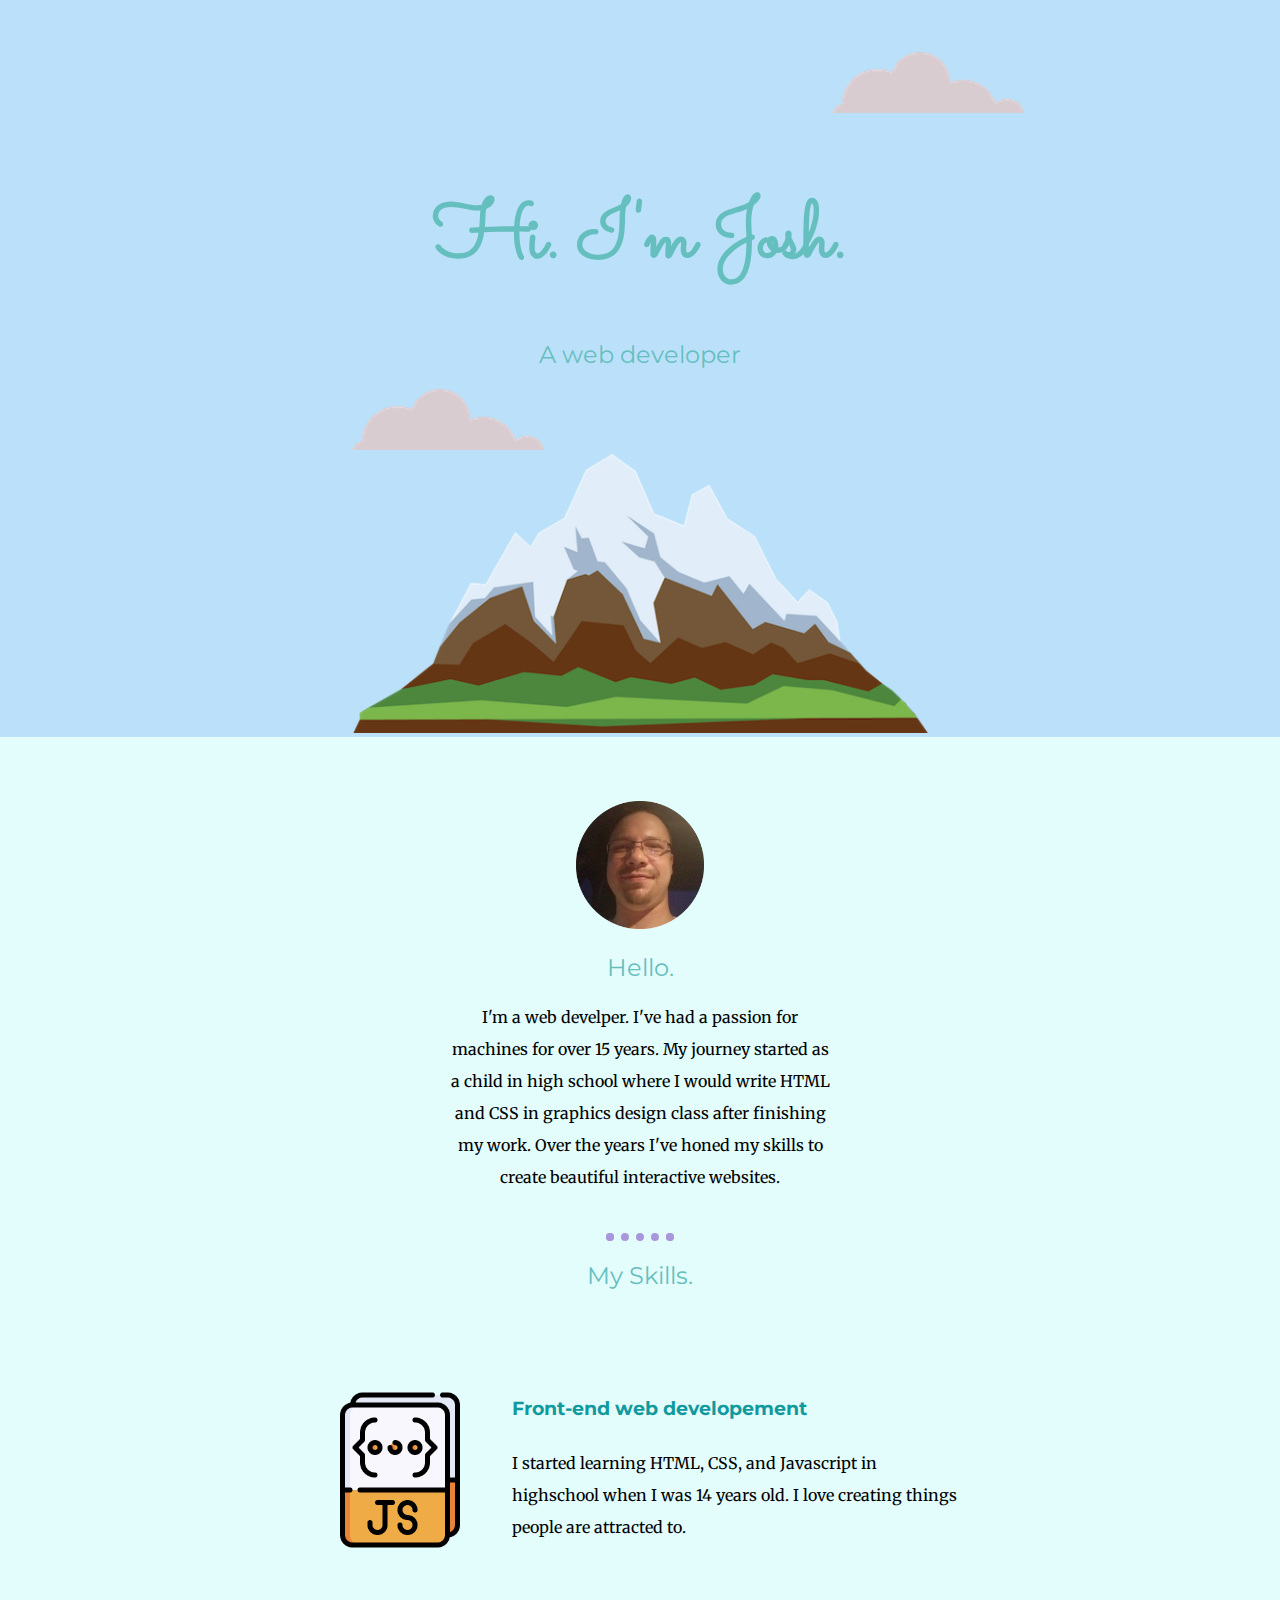
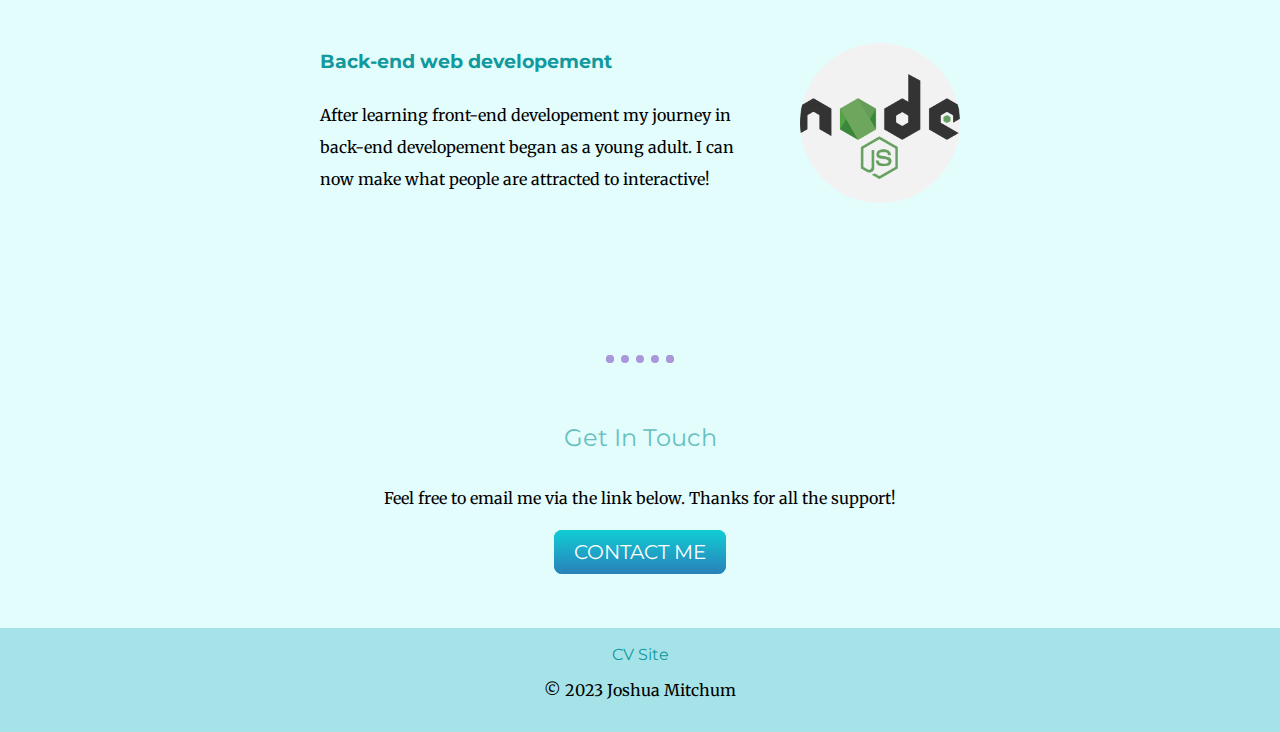
<file: index.html>
<!DOCTYPE html>
<html lang="en">
<head>
    <meta charset="UTF-8">
    <title>Josh - Web Developer</title>
    <link rel="stylesheet" href="css/styles.css">
    <link rel="preconnect" href="https://fonts.googleapis.com">
    <link rel="preconnect" href="https://fonts.gstatic.com" crossorigin>
    <link href="https://fonts.googleapis.com/css2?family=Merriweather&family=Montserrat&family=Sacramento&display=swap" rel="stylesheet">
</head>
<body>
    <div class="top-container">
        <h1>Hi. I'm Josh.</h1>
        <h2>A web developer</h2>
        <img class="top-cloud" src="images/cloud.png" alt="cloud-img">
        <img class="mountain" src="images/mountain.png" alt="mountain-img">
        <img class="bottom-cloud" src="images/cloud.png" alt="cloud-img">
    </div>

    <div class="middle-container">
    <div class="profile">
        <img class="profile-img" src="images/profilePicture.png" alt="profile-img">
        <h2>Hello.</h2>
        <p class="my-intro">I'm a web develper. I've had a passion for machines for over 15 years. My journey started as a child in high school where I would write HTML and CSS 
         in graphics design class after finishing my work. Over the years I've honed my skills to create beautiful interactive websites.</p>
    </div>

    <hr>

    <div class="skills">
        <h2>My Skills.</h2>
        <div class="skill-row">
        <img class="skill-one" src="images/js-file.png" alt="js-img">
        <h3>Front-end web developement</h3>
        <p>I started learning HTML, CSS, and Javascript in highschool when I was 14 years old. I love creating things people are attracted to.</p>
        </div>
        <div class="skill-row">
        <img class="skill-two" src="images/nodejs.png" alt="node-img">
        <h3>Back-end web developement</h3>
        <p>After learning front-end developement my journey in back-end developement began as a young adult. I can now make what people are attracted to interactive!</p>
        </div>
    </div>

    <hr>

    <div class="contact-me">
        <h2>Get In Touch</h2>
        <p class="contact-statement">Feel free to email me via the link below. Thanks for all the support!</p>
        <a class="btn" href="mailto:theoeidis.productions@gmail.com">CONTACT ME</a>
    </div>
    </div>


    <div class="bottom-container">
    <a class="footer-link" href="https://pulsarxray89.github.io/cv_site/">CV Site</a>
    <p>© 2023 Joshua Mitchum</p>
    </div>

</body>
</html>
</file>
<file: css/styles.css>
/******************************************************** TAG SELECTORS ****************************************************************/

body{
    margin: 0;
    text-align: center;
    font-family: 'Merriweather', serif;
}

h1{
    margin: 0;
    font-family: 'Sacramento', cursive;
    font-size: 5em;
    color: #66BFBF;
    line-height: 2;
}

h2{
    font-family: 'Montserrat', sans-serif;
    font-weight: normal;
    color: #66BFBF;
}

h3{
    font-family: 'Montserrat', sans-serif;
    color: #11999E;
}

a{
    color: #11999E;
    font-family: 'Montserrat', sans-serif;
    text-decoration: none;
}

a:hover{
    color: #EAF6F6;
}

hr{
    border: .5em dotted #AA96DA;
    border-bottom: none;
    width: 4%;
}

/******************************************************** CLASS SELECTORS **************************************************************/

.top-container{
    background-color: #BBE1FA;
    position: relative;
    padding-top: 10em;
}

.my-intro{
    line-height: 2;
    width: 30%;
    margin: 0 auto;
}

.top-cloud{
    position: absolute;
    width: 15%;
}

.bottom-cloud{
    position: absolute;
    right: 20%;
    top: 7%;
    width: 15%;
}

.mountain{
    width: 45%;
}

.middle-container{
    background-color: #E3FDFD;
    padding: 2em 0;
}

.profile{
    padding: 2em 0;
}

.profile-img{
    width: 10%;
}

.skills{
    margin-bottom: 10em
}

.skill-one{
    width: 25%;
    float: left;
    margin-right: 2em;
}

.skill-two{
    width: 25%;
    float: right;
    margin-left: 2em;
}

.skill-row{
    width: 50%;
    margin: 6.25em auto;
    text-align: left;
    line-height: 2;
}

.bottom-container{
    background-color: #A6E3E9;
    padding: 1em;
}

.contact-me{
    padding: 2em 0;
}

.contact-statement{
    padding: 1em 0;
}

.btn {
  background: #11cdd4;
  background-image: -webkit-linear-gradient(top, #11cdd4, #2980b9);
  background-image: -moz-linear-gradient(top, #11cdd4, #2980b9);
  background-image: -ms-linear-gradient(top, #11cdd4, #2980b9);
  background-image: -o-linear-gradient(top, #11cdd4, #2980b9);
  background-image: linear-gradient(to bottom, #11cdd4, #2980b9);
  -webkit-border-radius: 8;
  -moz-border-radius: 8;
  border-radius: 8px;
  font-family: 'Montserrat', sans-serif;
  color: #ffffff;
  font-size: 20px;
  padding: 10px 20px 10px 20px;
  text-decoration: none;
}

.btn:hover {
  background: #30e3cb;
  background-image: -webkit-linear-gradient(top, #30e3cb, #3498db);
  background-image: -moz-linear-gradient(top, #30e3cb, #3498db);
  background-image: -ms-linear-gradient(top, #30e3cb, #3498db);
  background-image: -o-linear-gradient(top, #30e3cb, #3498db);
  background-image: linear-gradient(to bottom, #30e3cb, #3498db);
  text-decoration: none;
}

.footer-trademark{
    color: white;
    font-size: 0.75rem;
    padding: 1em 0;
}

.footer-link{
    font-family: 'Montserrat', sans-serif;
    padding: 1em 0;
}
</file>
